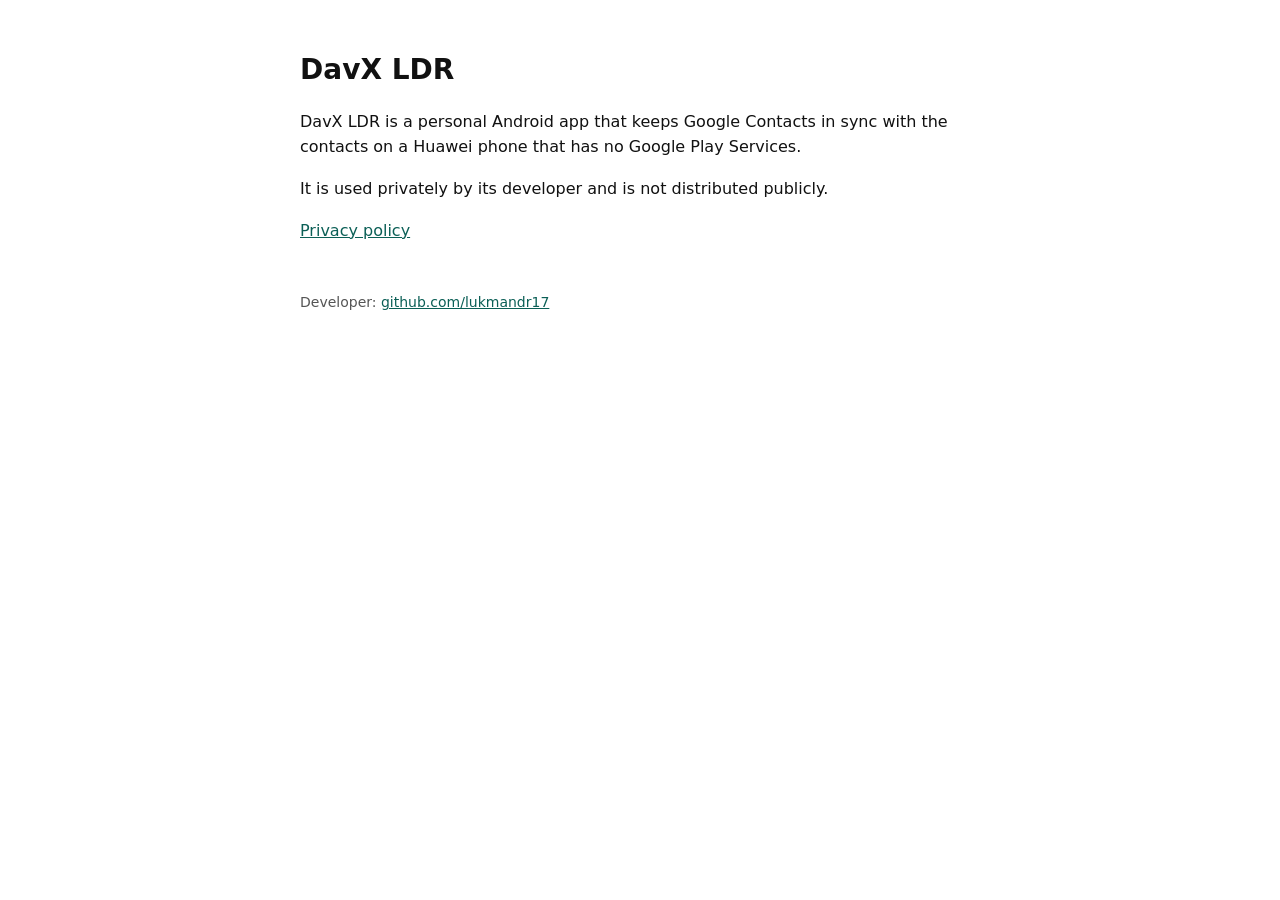
<file: index.html>
<!DOCTYPE html>
<html lang="en"><head><meta charset="utf-8"><meta name="viewport" content="width=device-width,initial-scale=1">
<title>DavX LDR</title><link rel="stylesheet" href="style.css"></head>
<body>
<h1>DavX LDR</h1>
<p>DavX LDR is a personal Android app that keeps Google Contacts in sync with the contacts on a Huawei phone that has no Google Play Services.</p>
<p>It is used privately by its developer and is not distributed publicly.</p>
<p><a href="privacy.html">Privacy policy</a></p>
<footer>Developer: <a href="https://github.com/lukmandr17">github.com/lukmandr17</a></footer>
</body></html>
</file>
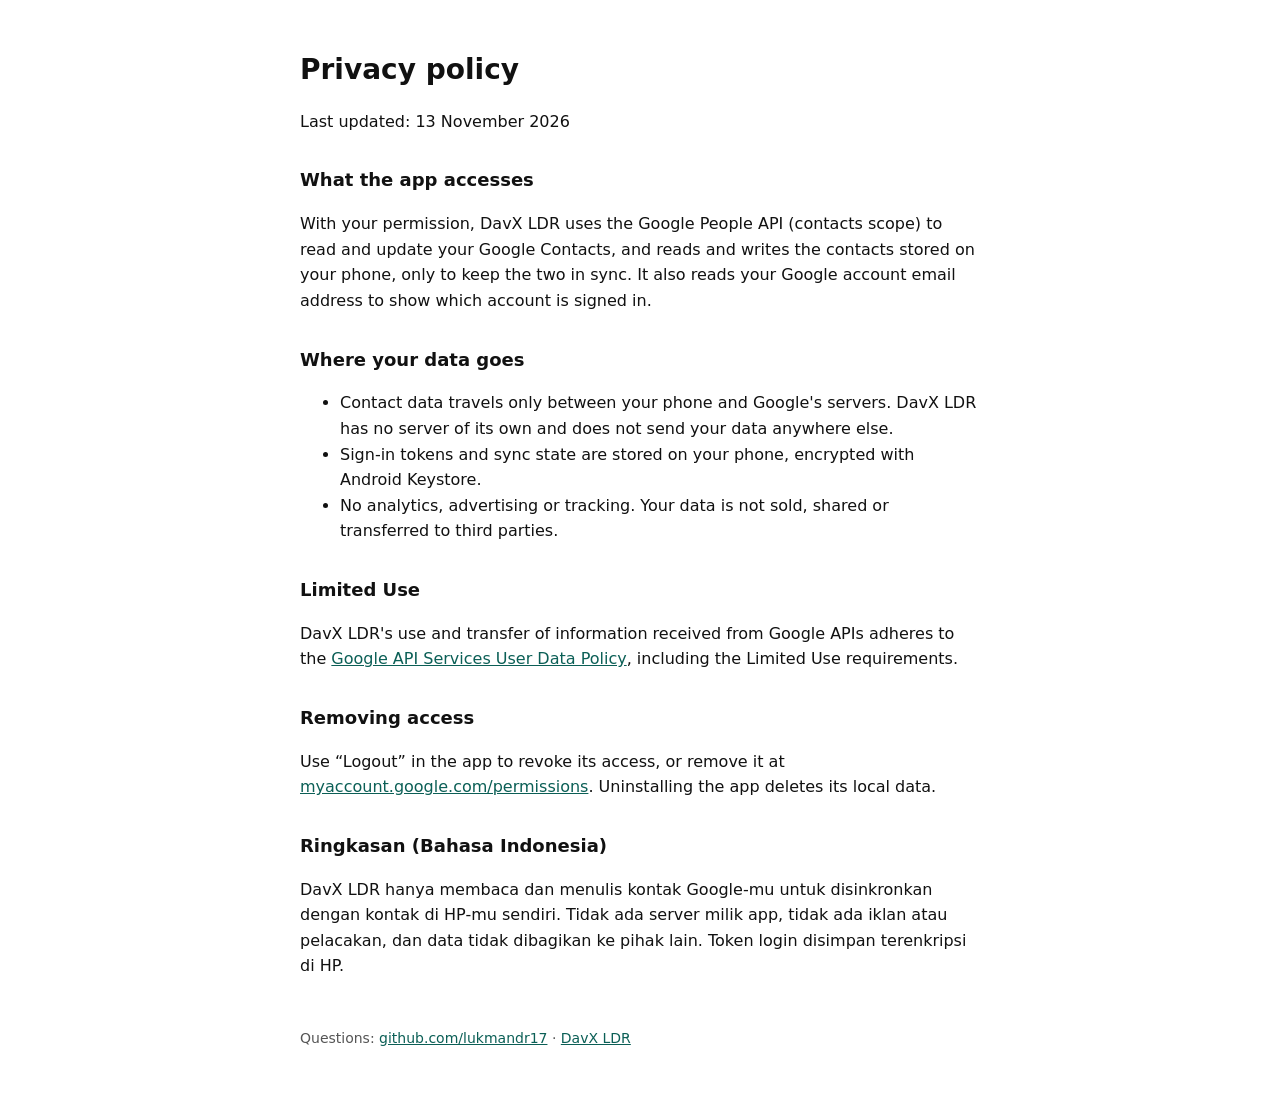
<file: privacy.html>
<!DOCTYPE html>
<html lang="en"><head><meta charset="utf-8"><meta name="viewport" content="width=device-width,initial-scale=1">
<title>DavX LDR – Privacy policy</title><link rel="stylesheet" href="style.css"></head>
<body>
<h1>Privacy policy</h1>
<p>Last updated: 13 November 2026</p>

<h2>What the app accesses</h2>
<p>With your permission, DavX LDR uses the Google People API (contacts scope) to read and update your Google Contacts, and reads and writes the contacts stored on your phone, only to keep the two in sync. It also reads your Google account email address to show which account is signed in.</p>

<h2>Where your data goes</h2>
<ul>
<li>Contact data travels only between your phone and Google's servers. DavX LDR has no server of its own and does not send your data anywhere else.</li>
<li>Sign-in tokens and sync state are stored on your phone, encrypted with Android Keystore.</li>
<li>No analytics, advertising or tracking. Your data is not sold, shared or transferred to third parties.</li>
</ul>

<h2>Limited Use</h2>
<p>DavX LDR's use and transfer of information received from Google APIs adheres to the <a href="https://developers.google.com/terms/api-services-user-data-policy">Google API Services User Data Policy</a>, including the Limited Use requirements.</p>

<h2>Removing access</h2>
<p>Use “Logout” in the app to revoke its access, or remove it at <a href="https://myaccount.google.com/permissions">myaccount.google.com/permissions</a>. Uninstalling the app deletes its local data.</p>

<h2>Ringkasan (Bahasa Indonesia)</h2>
<p>DavX LDR hanya membaca dan menulis kontak Google-mu untuk disinkronkan dengan kontak di HP-mu sendiri. Tidak ada server milik app, tidak ada iklan atau pelacakan, dan data tidak dibagikan ke pihak lain. Token login disimpan terenkripsi di HP.</p>

<footer>Questions: <a href="https://github.com/lukmandr17">github.com/lukmandr17</a> · <a href="index.html">DavX LDR</a></footer>
</body></html>
</file>
<file: style.css>
body{font-family:system-ui,-apple-system,Segoe UI,Roboto,sans-serif;max-width:680px;margin:0 auto;padding:48px 20px;line-height:1.6;color:#111;background:#fff}
h1{font-size:28px;margin:0 0 8px}h2{font-size:18px;margin:32px 0 8px}a{color:#0b5f56}p,li{font-size:16px}footer{margin-top:48px;font-size:14px;color:#555}
</file>
